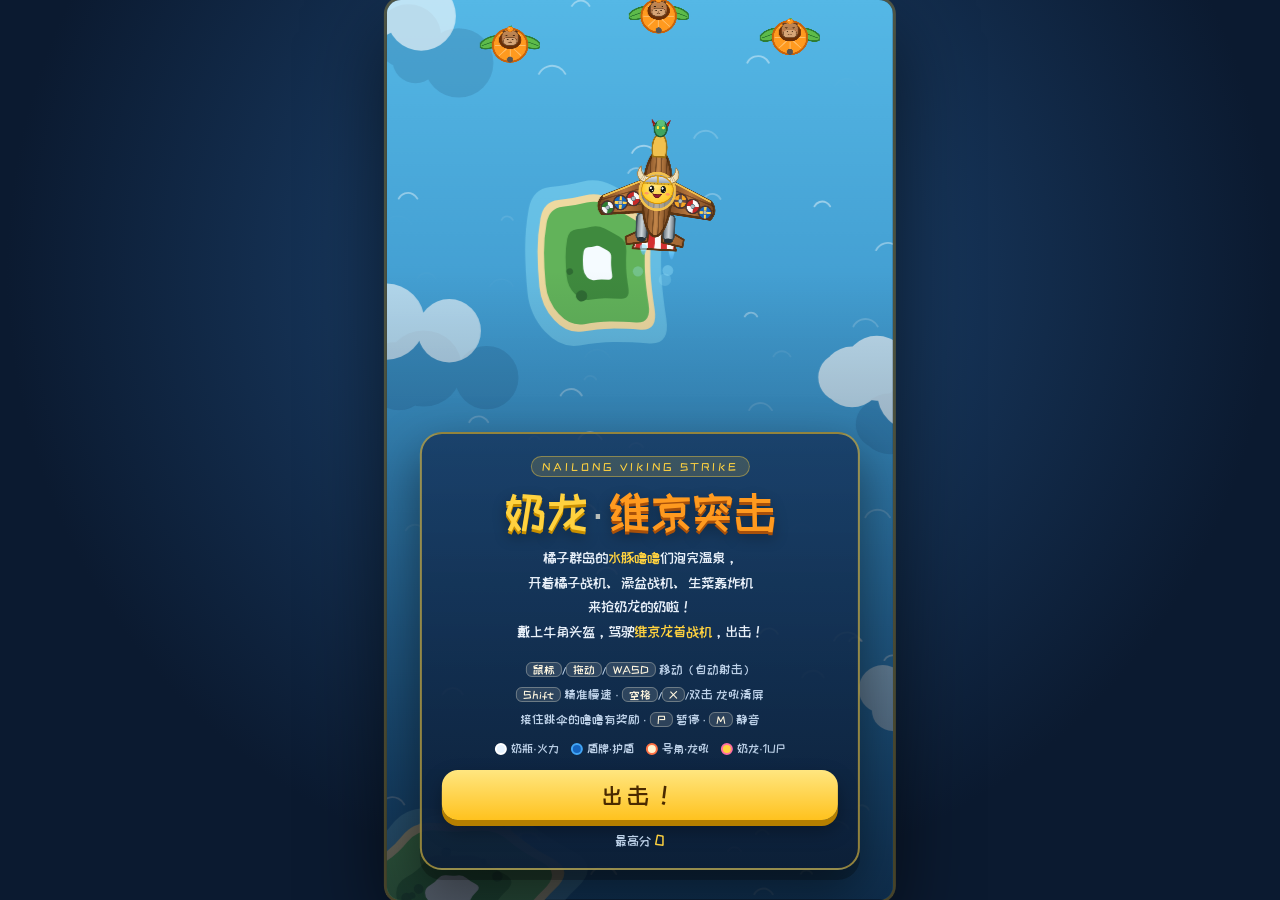
<file: nailong-viking/index.html>
<!doctype html>
<html lang="zh-CN">
<head>
<meta charset="utf-8">
<meta name="viewport" content="width=device-width,initial-scale=1,maximum-scale=1,user-scalable=no,viewport-fit=cover">
<meta name="theme-color" content="#0f2440">
<title>奶龙维京突击</title>
<link rel="preconnect" href="https://fonts.googleapis.com">
<link rel="preconnect" href="https://fonts.gstatic.com" crossorigin>
<link href="https://fonts.googleapis.com/css2?family=ZCOOL+KuaiLe&display=swap" rel="stylesheet">
<link rel="stylesheet" href="style.css">
</head>
<body>
<div id="wrap">
  <canvas id="game"></canvas>

  <div id="hudBtns">
    <button id="pauseBtn" class="round" title="暂停 (P)">❚❚</button>
    <button id="muteBtn" class="round" title="声音 (M)">♪</button>
  </div>
  <button id="bombBtn" title="龙吼 (空格 / X / 双击)"><span>龙吼</span></button>

  <section id="title" class="overlay show">
    <div class="card">
      <div class="badge">NAILONG VIKING STRIKE</div>
      <h1><span class="y">奶龙</span><span class="dot">·</span><span class="o">维京突击</span></h1>
      <p class="story">
        橘子群岛的<b>水豚噜噜</b>们泡完温泉，<br>
        开着橘子战机、澡盆战机、生菜轰炸机<br>
        来抢奶龙的奶啦！<br>
        戴上牛角头盔，驾驶<b>维京龙首战机</b>，出击！
      </p>
      <ul class="keys">
        <li><kbd>鼠标</kbd>/<kbd>拖动</kbd>/<kbd>WASD</kbd> 移动（自动射击）</li>
        <li><kbd>Shift</kbd> 精准慢速 · <kbd>空格</kbd>/<kbd>X</kbd>/双击 龙吼清屏</li>
        <li>接住跳伞的噜噜有奖励 · <kbd>P</kbd> 暂停 · <kbd>M</kbd> 静音</li>
      </ul>
      <div class="legend">
        <span><i class="pk p"></i>奶瓶·火力</span>
        <span><i class="pk s"></i>盾牌·护盾</span>
        <span><i class="pk b"></i>号角·龙吼</span>
        <span><i class="pk l"></i>奶龙·1UP</span>
      </div>
      <button class="big" id="startBtn">出击！</button>
      <div class="hi">最高分 <b id="hiTitle">0</b></div>
    </div>
  </section>

  <section id="over" class="overlay">
    <div class="card">
      <h2 id="overTitle">奶龙坠机了…</h2>
      <div class="stats">
        <div><small>得分</small><b id="oScore">0</b></div>
        <div><small>最高分</small><b id="oHi">0</b></div>
        <div><small>击落噜噜</small><b id="oKills">0</b></div>
        <div><small>接住噜噜</small><b id="oSaved">0</b></div>
        <div><small>到达关卡</small><b id="oStage">1</b></div>
        <div><small>最高连击</small><b id="oCombo">0</b></div>
      </div>
      <p class="quip" id="oQuip"></p>
      <button class="big" id="againBtn">再来一局</button>
    </div>
  </section>

  <section id="pause" class="overlay">
    <div class="card small">
      <h2>暂停中</h2>
      <p class="quip">噜噜们也趁机泡个澡～</p>
      <button class="big" id="resumeBtn">继续</button>
      <button class="ghost" id="quitBtn">回到标题</button>
    </div>
  </section>
</div>

<script src="sprites.js"></script>
<script src="audio.js"></script>
<script src="game.js"></script>
</body>
</html>
</file>
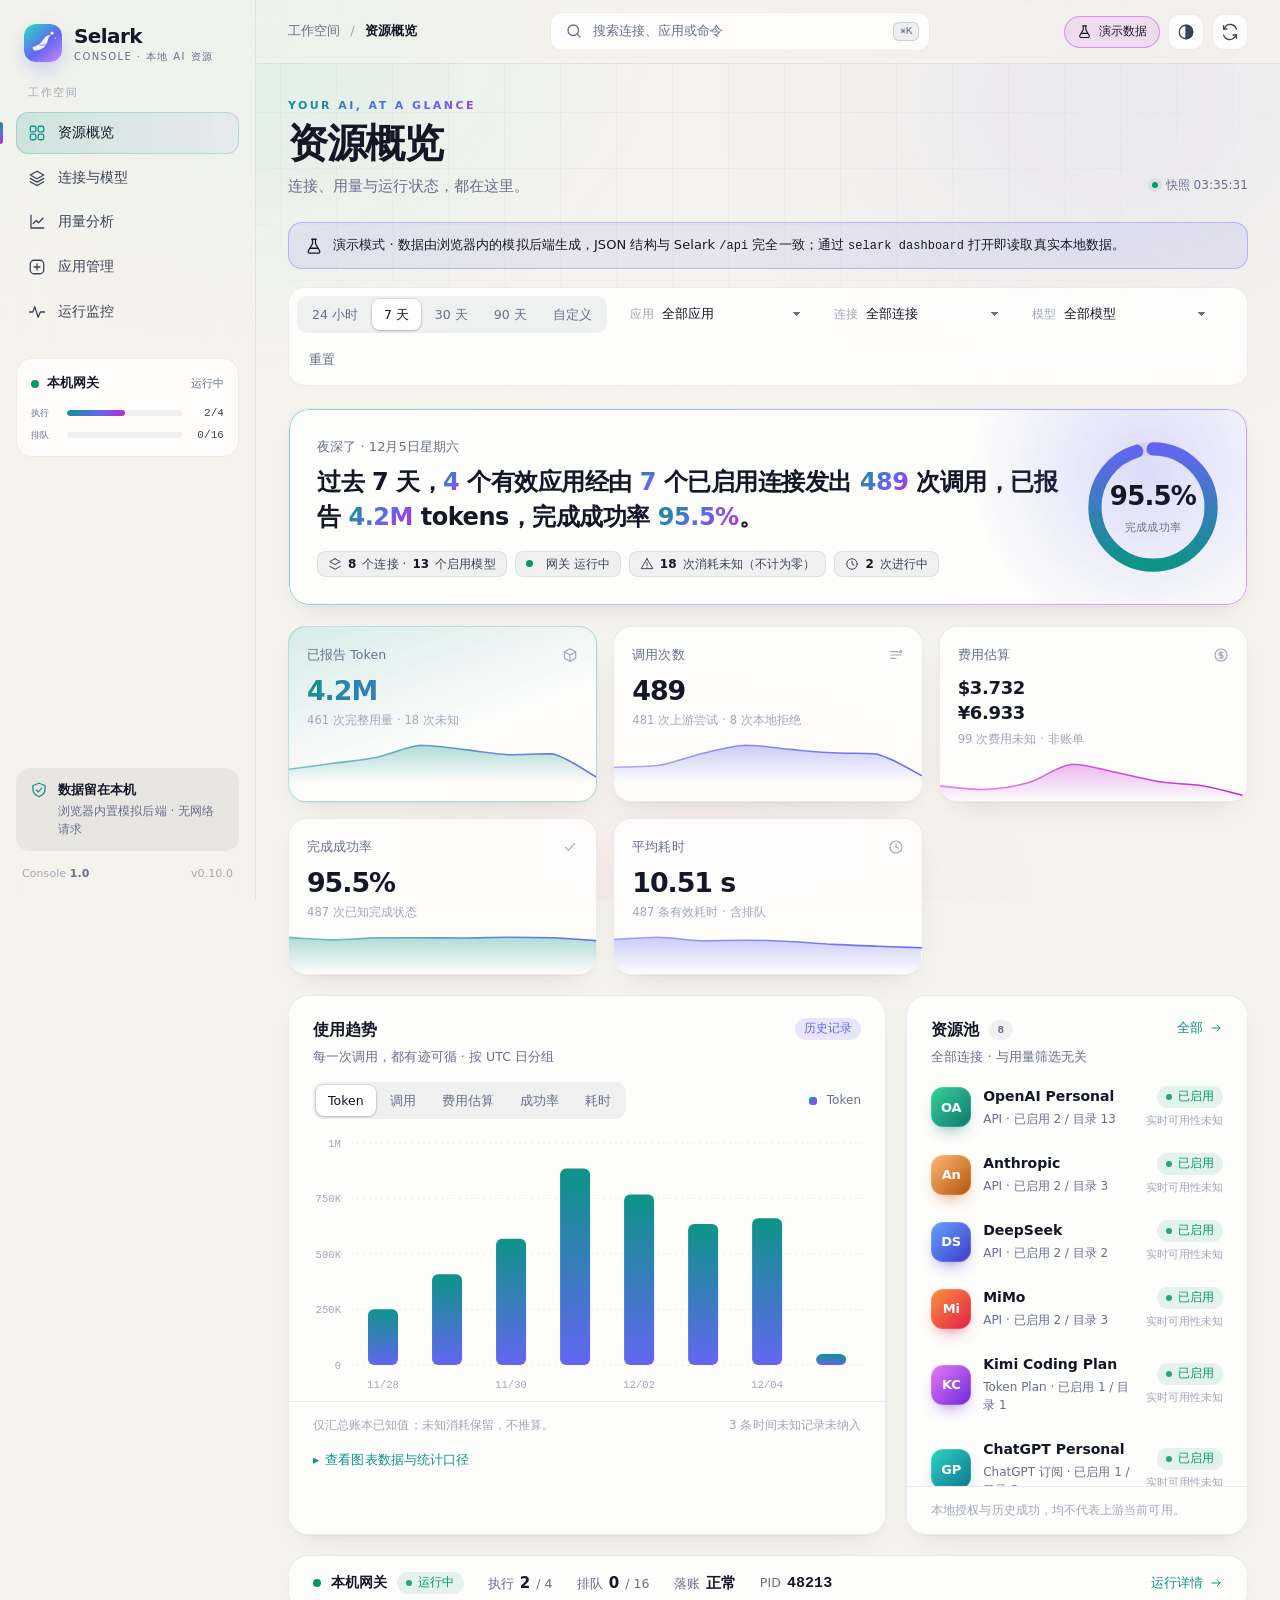
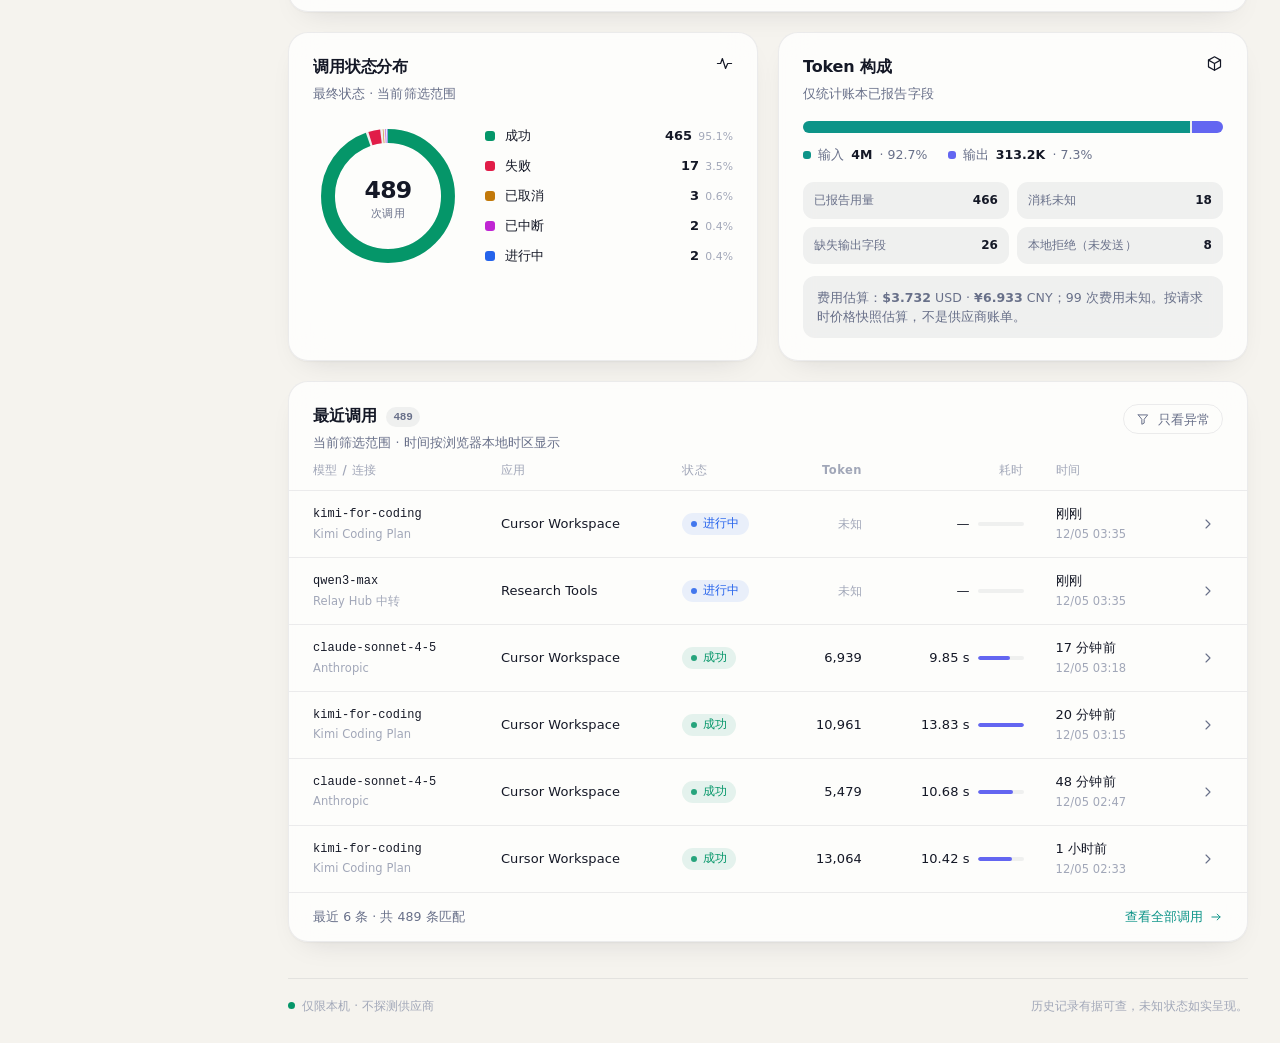
<file: selark-console/index.html>
<!doctype html>
<html lang="zh-CN">
<head>
  <meta charset="utf-8">
  <meta name="viewport" content="width=device-width, initial-scale=1, viewport-fit=cover">
  <meta name="color-scheme" content="dark light">
  <meta name="description" content="Selark Console · 本地 AI 资源控制台">
  <title>Selark Console</title>
  <link rel="icon" href="assets/mark.svg" type="image/svg+xml">
  <link rel="stylesheet" href="assets/style.css">
  <script src="assets/app.js" defer></script>
</head>
<body>
  <div class="backdrop" aria-hidden="true"><span class="aurora a1"></span><span class="aurora a2"></span><span class="aurora a3"></span><span class="grid"></span></div>
  <a class="skip-link" href="#main">跳至主内容</a>

  <aside class="sidebar" aria-label="侧边栏">
    <a class="brand" href="./" aria-label="Selark Console 首页">
      <img src="assets/mark.svg" width="38" height="38" alt="">
      <span class="brand-text"><b>Selark</b><small>CONSOLE · 本地 AI 资源</small></span>
    </a>

    <nav class="nav" aria-label="主导航">
      <p class="nav-label">工作空间</p>
      <button class="nav-item active" data-view="overview" aria-current="page"><span data-icon="overview"></span><span>资源概览</span><kbd>1</kbd></button>
      <button class="nav-item" data-view="resources"><span data-icon="resources"></span><span>连接与模型</span><kbd>2</kbd></button>
      <button class="nav-item" data-view="usage"><span data-icon="chart"></span><span>用量分析</span><kbd>3</kbd></button>
      <button class="nav-item" data-view="applications"><span data-icon="apps"></span><span>应用管理</span><kbd>4</kbd></button>
      <button class="nav-item" data-view="monitor"><span data-icon="pulse"></span><span>运行监控</span><kbd>5</kbd></button>
    </nav>

    <div class="sidebar-gateway" id="sidebar-gateway">
      <div class="gw-head"><span class="pulse-dot" id="gw-dot"></span><span>本机网关</span><span class="gw-state" id="gw-state">—</span></div>
      <div class="gw-bars"><div><small>执行</small><span class="gw-bar"><i id="gw-active"></i></span><b id="gw-active-n">—</b></div><div><small>排队</small><span class="gw-bar queued"><i id="gw-queued"></i></span><b id="gw-queued-n">—</b></div></div>
    </div>

    <div class="sidebar-bottom">
      <div class="local-card"><span data-icon="shield"></span><div><strong>数据留在本机</strong><p id="access-mode">127.0.0.1 · 独立管理会话</p></div></div>
      <div class="sidebar-footer"><span>Console <b>1.0</b></span><span id="version">Selark</span></div>
    </div>
  </aside>

  <div class="shell">
    <header class="topbar">
      <div class="crumbs"><span class="crumb-root">工作空间</span><span class="crumb-sep">/</span><strong id="breadcrumb">资源概览</strong></div>
      <button class="search-trigger" id="open-palette" aria-label="打开命令面板"><span data-icon="search"></span><span>搜索连接、应用或命令</span><kbd>⌘K</kbd></button>
      <div class="topbar-right">
        <span class="mode-pill" id="mode-pill"><span id="mode-icon" data-icon="lock"></span><span id="dashboard-mode">本机管理</span></span>
        <button class="icon-button" id="theme" aria-label="切换主题" title="切换主题"><span data-icon="sun" id="theme-icon"></span></button>
        <button class="icon-button" id="refresh" aria-label="刷新数据" title="刷新 (R)"><span data-icon="refresh"></span></button>
      </div>
    </header>

    <main id="main" tabindex="-1">
      <div class="page-heading">
        <div>
          <p class="eyebrow" id="eyebrow">YOUR AI, AT A GLANCE</p>
          <h1 id="page-title">资源概览</h1>
          <p class="page-description" id="page-description">连接、用量与运行状态，都在这里。</p>
        </div>
        <div class="freshness"><span class="fresh-dot" id="fresh-dot"></span><span id="freshness" role="status">等待本地数据</span></div>
      </div>

      <div id="notice" class="notice" role="status" hidden></div>

      <section id="filters" class="filterbar" aria-label="用量与调用记录筛选" hidden>
        <div class="period-switch" role="group" aria-label="时间范围">
          <button data-period="24h">24 小时</button><button data-period="7d" class="active">7 天</button><button data-period="30d">30 天</button><button data-period="90d">90 天</button><button data-period="custom">自定义</button>
        </div>
        <label class="select"><span>应用</span><select id="caller_id" aria-label="筛选应用"><option value="">全部应用</option></select></label>
        <label class="select"><span>连接</span><select id="connection_id" aria-label="筛选连接"><option value="">全部连接</option></select></label>
        <label class="select"><span>模型</span><select id="model" aria-label="筛选模型"><option value="">全部模型</option></select></label>
        <button id="reset-filters" class="ghost-button">重置</button>
        <div id="custom-range" class="custom-range" hidden>
          <label>开始 <input type="datetime-local" id="since" aria-label="开始时间"></label>
          <label>结束 <input type="datetime-local" id="until" aria-label="结束时间"></label>
          <button id="apply-range" class="primary-button">应用</button>
          <small>浏览器本地时区输入；结束时间不包含在内，最长 366 天。</small>
        </div>
      </section>

      <div id="content" aria-live="polite">
        <div class="loading"><span class="loader"><i></i><i></i><i></i></span><h2>正在读取本地工作空间</h2><p>从真实记录整理资源与用量。</p></div>
      </div>

      <footer class="main-footer"><span><span class="dot ok"></span>仅限本机 · 不探测供应商</span><span>历史记录有据可查，未知状态如实呈现。</span></footer>
    </main>
  </div>

  <nav class="tabbar" aria-label="移动端导航">
    <button data-view="overview" class="active"><span data-icon="overview"></span><small>概览</small></button>
    <button data-view="resources"><span data-icon="resources"></span><small>连接</small></button>
    <button data-view="usage"><span data-icon="chart"></span><small>用量</small></button>
    <button data-view="applications"><span data-icon="apps"></span><small>应用</small></button>
    <button data-view="monitor"><span data-icon="pulse"></span><small>监控</small></button>
  </nav>

  <dialog id="drawer" class="drawer" aria-labelledby="drawer-title">
    <div class="drawer-head"><span class="eyebrow" id="drawer-kicker">DETAILS</span><button id="close-drawer" class="icon-button" aria-label="关闭详情"><span data-icon="close"></span></button></div>
    <div id="drawer-content"></div>
  </dialog>

  <dialog id="palette" class="palette" aria-label="命令面板">
    <div class="palette-input"><span data-icon="search"></span><input id="palette-input" type="text" placeholder="跳转页面、查找连接或应用…" autocomplete="off" spellcheck="false"><kbd>Esc</kbd></div>
    <div id="palette-list" class="palette-list" role="listbox"></div>
  </dialog>

  <div id="tooltip" class="tooltip" role="tooltip" hidden></div>
  <div id="toasts" class="toasts" aria-live="polite"></div>
</body>
</html>
</file>
<file: nailong-viking/style.css>
:root {
  --yellow: #FFD23F;
  --yellow-d: #C98F00;
  --orange: #FF9A1F;
  --navy: #0f2440;
  --navy-2: #173a63;
  --cream: #FFF7E0;
  --font: "ZCOOL KuaiLe", "PingFang SC", "Hiragino Sans GB", "Microsoft YaHei", sans-serif;
}
* { box-sizing: border-box; -webkit-tap-highlight-color: transparent; }
html, body {
  margin: 0; height: 100%; overflow: hidden;
  background: radial-gradient(ellipse at 50% 30%, #1f4a7a 0%, #0b1a30 70%);
  color: var(--cream); font-family: var(--font);
  touch-action: none; user-select: none; -webkit-user-select: none;
}
#wrap {
  position: absolute; left: 50%; top: 50%; transform: translate(-50%, -50%);
  width: min(100vw, calc(100dvh * 9 / 16));
  height: min(100dvh, calc(100vw * 16 / 9));
  overflow: hidden; border-radius: 14px;
  box-shadow: 0 0 0 3px rgba(255, 210, 63, 0.25), 0 30px 80px rgba(0, 0, 0, 0.6);
  background: var(--navy);
}
@media (max-width: 600px) { #wrap { border-radius: 0; box-shadow: none; } }
canvas { display: block; width: 100%; height: 100%; cursor: crosshair; }

/* ---------- 按钮 ---------- */
button { font-family: var(--font); cursor: pointer; border: 0; }
.round {
  width: 40px; height: 40px; border-radius: 50%;
  background: rgba(15, 36, 64, 0.55); color: var(--cream); font-size: 16px;
  border: 2px solid rgba(255, 247, 224, 0.4); backdrop-filter: blur(4px);
}
.round.off { opacity: 0.45; text-decoration: line-through; }
#hudBtns {
  position: absolute; right: 10px; top: 64px; display: none; flex-direction: column; gap: 8px;
}
#bombBtn {
  position: absolute; right: 14px; bottom: 18px; width: 74px; height: 74px; border-radius: 50%;
  display: none; color: #5a1a00; font-size: 17px; letter-spacing: 1px;
  background: radial-gradient(circle at 35% 30%, #FFE98A, #FF9A1F 70%, #D9620A);
  box-shadow: 0 5px 0 #8a3c00, 0 8px 18px rgba(0, 0, 0, 0.4);
  opacity: 0.85;
}
#bombBtn:active { transform: translateY(3px); box-shadow: 0 2px 0 #8a3c00; }
#bombBtn.empty { filter: grayscale(1); opacity: 0.4; }
body.playing #hudBtns { display: flex; }
@media (pointer: coarse) { body.playing #bombBtn { display: block; } }

/* ---------- 遮罩页面 ---------- */
.overlay {
  position: absolute; inset: 0; display: flex; align-items: center; justify-content: center;
  padding: 16px; opacity: 0; pointer-events: none; transition: opacity .35s ease;
  background: radial-gradient(ellipse at 50% 40%, rgba(15, 36, 64, 0.25), rgba(8, 18, 34, 0.72));
}
.overlay.show { opacity: 1; pointer-events: auto; }
.card {
  width: 100%; max-width: 440px; text-align: center; padding: 22px 20px 20px;
  border-radius: 22px;
  background: linear-gradient(180deg, rgba(23, 58, 99, 0.88), rgba(12, 30, 54, 0.92));
  border: 2px solid rgba(255, 210, 63, 0.55);
  box-shadow: 0 10px 0 rgba(0, 0, 0, 0.25), 0 20px 50px rgba(0, 0, 0, 0.45);
  transform: translateY(8px) scale(.98); transition: transform .35s cubic-bezier(.2, 1.4, .4, 1);
}
.overlay.show .card { transform: none; }
.card.small { max-width: 320px; }
#title { align-items: flex-end; padding-bottom: 6%; background: linear-gradient(180deg, rgba(8,18,34,0) 30%, rgba(8,18,34,0.7) 100%); }
.badge {
  display: inline-block; font-size: 11px; letter-spacing: 3px; padding: 4px 10px; border-radius: 99px;
  background: rgba(255, 210, 63, 0.15); color: var(--yellow); border: 1px solid rgba(255, 210, 63, 0.4);
}
h1 { margin: 10px 0 8px; font-size: clamp(30px, 9vmin, 46px); font-weight: normal; line-height: 1.1; }
h1 .y { color: var(--yellow); text-shadow: 0 3px 0 var(--yellow-d), 0 6px 14px rgba(0,0,0,.4); }
h1 .dot { color: var(--cream); margin: 0 4px; opacity: .7; }
h1 .o { color: var(--orange); text-shadow: 0 3px 0 #A8500A, 0 6px 14px rgba(0,0,0,.4); }
h2 { margin: 4px 0 14px; font-weight: normal; font-size: 30px; color: var(--yellow); text-shadow: 0 3px 0 var(--yellow-d); }
.story { margin: 6px 0 12px; font-size: 14.5px; line-height: 1.7; color: #E9F1FA; }
.story b { color: var(--yellow); font-weight: normal; }
.keys { list-style: none; padding: 0; margin: 0 0 10px; font-size: 12.5px; line-height: 2; color: #BFD3EA; }
kbd {
  font-family: var(--font); font-size: 11.5px; padding: 1px 6px; border-radius: 6px;
  background: rgba(255, 247, 224, 0.12); border: 1px solid rgba(255, 247, 224, 0.3); color: var(--cream);
}
.legend { display: flex; flex-wrap: wrap; justify-content: center; gap: 6px 12px; font-size: 12px; color: #BFD3EA; margin-bottom: 14px; }
.legend span { display: inline-flex; align-items: center; gap: 4px; }
.pk { width: 12px; height: 12px; border-radius: 50%; display: inline-block; border: 2px solid; }
.pk.p { border-color: #fff; background: #e8f4ff; }
.pk.s { border-color: #42A5F5; background: #1565C0; }
.pk.b { border-color: #FF7043; background: #FFF3D1; }
.pk.l { border-color: #FF6FA0; background: var(--yellow); }
.big {
  display: block; width: 100%; padding: 13px 0; border-radius: 16px; font-size: 24px; letter-spacing: 4px;
  color: #4a2a00; background: linear-gradient(180deg, #FFE680, #FFC21E);
  box-shadow: 0 6px 0 #B57F00, 0 10px 20px rgba(0, 0, 0, 0.35);
  transition: transform .08s;
}
.big:hover { filter: brightness(1.05); }
.big:active { transform: translateY(4px); box-shadow: 0 2px 0 #B57F00; }
.ghost {
  margin-top: 12px; background: none; color: #BFD3EA; font-size: 15px; text-decoration: underline;
}
.hi { margin-top: 12px; font-size: 13px; color: #BFD3EA; }
.hi b { color: var(--yellow); font-weight: normal; font-size: 16px; }
.stats { display: grid; grid-template-columns: repeat(3, 1fr); gap: 8px; margin-bottom: 12px; }
.stats div { background: rgba(255, 255, 255, 0.07); border-radius: 12px; padding: 8px 4px; }
.stats small { display: block; font-size: 11.5px; color: #9FB8D6; }
.stats b { font-weight: normal; font-size: 20px; color: var(--yellow); font-variant-numeric: tabular-nums; }
.quip { color: #E9F1FA; font-size: 14px; margin: 4px 0 16px; min-height: 1em; }
@media (max-height: 640px) {
  .story { font-size: 13px; line-height: 1.5; }
  .keys { line-height: 1.7; }
  h1 { margin: 6px 0 4px; }
}
</file>
<file: selark-console/assets/style.css>
/* Selark Console — aurora night / warm paper. No external fonts, images or CDN (CSP friendly). */

:root {
  --font: "Inter var", "Inter", ui-sans-serif, system-ui, -apple-system, "Segoe UI", "PingFang SC", "Hiragino Sans GB", "Microsoft YaHei", "Noto Sans CJK SC", sans-serif;
  --mono: "JetBrains Mono", "SF Mono", "Cascadia Code", ui-monospace, Menlo, Consolas, monospace;
  --radius: 20px;
  --radius-sm: 12px;
  --sidebar: 256px;
  --ease: cubic-bezier(.2, .8, .2, 1);

  --bg: #06080e;
  --bg-elev: #0b0f19;
  --panel: rgba(17, 22, 36, .62);
  --panel-solid: #0f1422;
  --panel-hover: rgba(26, 33, 52, .72);
  --line: rgba(148, 163, 214, .11);
  --line-strong: rgba(148, 163, 214, .2);
  --text: #e9edf7;
  --text-2: #b7bfd2;
  --muted: #8089a0;
  --faint: #525b72;
  --accent: #5eead4;
  --accent-2: #818cf8;
  --accent-3: #e879f9;
  --accent-ink: #042f2a;
  --ok: #34d399;
  --warn: #fbbf24;
  --bad: #fb7185;
  --info: #60a5fa;
  --ok-bg: rgba(52, 211, 153, .12);
  --warn-bg: rgba(251, 191, 36, .12);
  --bad-bg: rgba(251, 113, 133, .12);
  --info-bg: rgba(96, 165, 250, .12);
  --neutral-bg: rgba(148, 163, 214, .1);
  --shadow: 0 1px 0 rgba(255, 255, 255, .04) inset, 0 20px 50px -24px rgba(0, 0, 0, .7);
  --shadow-pop: 0 30px 80px -20px rgba(0, 0, 0, .75), 0 0 0 1px var(--line-strong);
  --grad: linear-gradient(135deg, #5eead4 0%, #818cf8 55%, #e879f9 100%);
  --aurora-1: rgba(45, 212, 191, .2);
  --aurora-2: rgba(99, 102, 241, .22);
  --aurora-3: rgba(217, 70, 239, .12);
  --grid-line: rgba(148, 163, 214, .045);
  --chart-grid: rgba(148, 163, 214, .1);
  color-scheme: dark;
}

:root[data-theme="light"] {
  --bg: #f5f3ee;
  --bg-elev: #fbfaf7;
  --panel: rgba(255, 255, 255, .78);
  --panel-solid: #ffffff;
  --panel-hover: rgba(255, 255, 255, .95);
  --line: rgba(30, 35, 60, .08);
  --line-strong: rgba(30, 35, 60, .15);
  --text: #141826;
  --text-2: #3a4256;
  --muted: #687089;
  --faint: #a1a7b8;
  --accent: #0d9488;
  --accent-2: #6366f1;
  --accent-3: #c026d3;
  --accent-ink: #ffffff;
  --ok: #059669;
  --warn: #c2790a;
  --bad: #e11d48;
  --info: #2563eb;
  --ok-bg: rgba(5, 150, 105, .1);
  --warn-bg: rgba(217, 119, 6, .11);
  --bad-bg: rgba(225, 29, 72, .09);
  --info-bg: rgba(37, 99, 235, .09);
  --neutral-bg: rgba(30, 35, 60, .06);
  --shadow: 0 1px 2px rgba(20, 24, 38, .04), 0 12px 32px -18px rgba(20, 24, 38, .18);
  --shadow-pop: 0 30px 80px -24px rgba(20, 24, 38, .35), 0 0 0 1px var(--line-strong);
  --grad: linear-gradient(135deg, #0d9488 0%, #6366f1 55%, #c026d3 100%);
  --aurora-1: rgba(45, 212, 191, .16);
  --aurora-2: rgba(129, 140, 248, .14);
  --aurora-3: rgba(244, 114, 182, .1);
  --grid-line: rgba(30, 35, 60, .035);
  --chart-grid: rgba(30, 35, 60, .08);
  color-scheme: light;
}

*, *::before, *::after { box-sizing: border-box; }
html { -webkit-text-size-adjust: 100%; scroll-behavior: smooth; }
body {
  margin: 0; min-height: 100vh; background: var(--bg); color: var(--text);
  font: 14px/1.55 var(--font); letter-spacing: .005em;
  -webkit-font-smoothing: antialiased; -moz-osx-font-smoothing: grayscale;
  font-feature-settings: "cv11", "ss01";
  transition: background-color .4s var(--ease), color .4s var(--ease);
}
button, input, select { font: inherit; color: inherit; }
button { cursor: pointer; background: none; border: 0; padding: 0; }
button:disabled { cursor: not-allowed; opacity: .5; }
:focus-visible { outline: 2px solid var(--accent); outline-offset: 2px; border-radius: 8px; }
::selection { background: color-mix(in srgb, var(--accent-2) 35%, transparent); }
svg { display: block; }
kbd { font: 500 11px/1 var(--mono); padding: 3px 6px; border-radius: 6px; border: 1px solid var(--line-strong); color: var(--muted); background: var(--neutral-bg); }
code, .mono { font-family: var(--mono); font-size: .92em; }
[hidden] { display: none !important; }
.sr-only { position: absolute; width: 1px; height: 1px; overflow: hidden; clip: rect(0 0 0 0); white-space: nowrap; }
.skip-link { position: absolute; left: 16px; top: -60px; z-index: 100; padding: 8px 14px; border-radius: 10px; background: var(--panel-solid); }
.skip-link:focus { top: 16px; }

/* ---------- Backdrop ---------- */
.backdrop { position: fixed; inset: 0; z-index: -1; overflow: hidden; pointer-events: none; }
.aurora { position: absolute; border-radius: 50%; filter: blur(90px); opacity: .9; animation: drift 28s ease-in-out infinite alternate; }
.a1 { width: 60vw; height: 55vh; left: -12vw; top: -22vh; background: radial-gradient(closest-side, var(--aurora-1), transparent); }
.a2 { width: 55vw; height: 60vh; right: -14vw; top: -18vh; background: radial-gradient(closest-side, var(--aurora-2), transparent); animation-delay: -9s; }
.a3 { width: 50vw; height: 50vh; left: 30vw; bottom: -30vh; background: radial-gradient(closest-side, var(--aurora-3), transparent); animation-delay: -17s; }
.grid { position: absolute; inset: 0; background-image: linear-gradient(var(--grid-line) 1px, transparent 1px), linear-gradient(90deg, var(--grid-line) 1px, transparent 1px); background-size: 56px 56px; mask-image: radial-gradient(ellipse 80% 60% at 50% 0%, #000 30%, transparent 75%); -webkit-mask-image: radial-gradient(ellipse 80% 60% at 50% 0%, #000 30%, transparent 75%); }
@keyframes drift { 0% { transform: translate3d(0, 0, 0) scale(1); } 50% { transform: translate3d(4vw, 3vh, 0) scale(1.08); } 100% { transform: translate3d(-3vw, 5vh, 0) scale(.96); } }

/* ---------- Sidebar ---------- */
.sidebar {
  position: fixed; inset: 0 auto 0 0; width: var(--sidebar); z-index: 20;
  display: flex; flex-direction: column; gap: 22px; padding: 24px 16px 18px;
  border-right: 1px solid var(--line);
  background: color-mix(in srgb, var(--bg) 70%, transparent);
  backdrop-filter: blur(22px) saturate(140%); -webkit-backdrop-filter: blur(22px) saturate(140%);
}
.brand { display: flex; align-items: center; gap: 12px; padding: 0 8px; color: inherit; text-decoration: none; }
.brand img { border-radius: 12px; box-shadow: 0 8px 24px -8px rgba(99, 102, 241, .7); }
.brand-text { display: flex; flex-direction: column; line-height: 1.1; }
.brand-text b { font-size: 20px; font-weight: 700; letter-spacing: -.03em; }
.brand-text small { margin-top: 4px; font-size: 10px; letter-spacing: .14em; color: var(--muted); }
.nav { display: flex; flex-direction: column; gap: 3px; }
.nav-label { margin: 0 12px 8px; font-size: 11px; letter-spacing: .14em; color: var(--faint); text-transform: uppercase; }
.nav-item {
  position: relative; display: flex; align-items: center; gap: 12px; padding: 10px 12px; border-radius: 12px;
  color: var(--text-2); font-weight: 500; text-align: left; transition: background .2s, color .2s;
}
.nav-item span:nth-child(2) { flex: 1; }
.nav-item kbd { opacity: 0; transition: opacity .2s; }
.nav-item:hover { background: var(--neutral-bg); color: var(--text); }
.nav-item:hover kbd { opacity: 1; }
.nav-item.active { color: var(--text); background: linear-gradient(90deg, color-mix(in srgb, var(--accent) 16%, transparent), color-mix(in srgb, var(--accent-2) 6%, transparent)); box-shadow: inset 0 0 0 1px color-mix(in srgb, var(--accent) 22%, transparent); }
.nav-item.active::before { content: ""; position: absolute; left: -16px; top: 10px; bottom: 10px; width: 3px; border-radius: 0 3px 3px 0; background: var(--grad); }
.nav-item.active [data-icon] { color: var(--accent); }

.sidebar-gateway { margin-top: 4px; padding: 14px; border-radius: 16px; border: 1px solid var(--line); background: var(--panel); }
.gw-head { display: flex; align-items: center; gap: 8px; font-size: 13px; font-weight: 600; }
.gw-state { margin-left: auto; font-size: 11px; font-weight: 500; color: var(--muted); }
.gw-bars { display: grid; gap: 8px; margin-top: 12px; }
.gw-bars > div { display: grid; grid-template-columns: 28px 1fr 34px; align-items: center; gap: 8px; font-size: 11px; color: var(--muted); }
.gw-bars b { text-align: right; font: 500 11px var(--mono); color: var(--text-2); }
.gw-bar { height: 6px; border-radius: 6px; background: var(--neutral-bg); overflow: hidden; }
.gw-bar i { display: block; height: 100%; width: var(--w, 0%); border-radius: inherit; background: var(--grad); transition: width .8s var(--ease); }
.gw-bar.queued i { background: linear-gradient(90deg, var(--warn), var(--accent-3)); }
.pulse-dot { position: relative; width: 8px; height: 8px; border-radius: 50%; background: var(--faint); }
.pulse-dot.on { background: var(--ok); }
.pulse-dot.on::after { content: ""; position: absolute; inset: -4px; border-radius: 50%; border: 2px solid var(--ok); opacity: 0; animation: ping 2s var(--ease) infinite; }
.pulse-dot.bad { background: var(--bad); }
@keyframes ping { 0% { transform: scale(.5); opacity: .8; } 100% { transform: scale(1.8); opacity: 0; } }

.sidebar-bottom { margin-top: auto; display: grid; gap: 14px; }
.local-card { display: flex; gap: 10px; padding: 12px 14px; border-radius: 14px; background: var(--neutral-bg); color: var(--text-2); font-size: 12px; }
.local-card [data-icon] { color: var(--accent); margin-top: 1px; }
.local-card strong { display: block; color: var(--text); font-size: 13px; }
.local-card p { margin: 2px 0 0; color: var(--muted); }
.sidebar-footer { display: flex; justify-content: space-between; padding: 0 6px; font-size: 11px; color: var(--faint); }
.sidebar-footer b { color: var(--muted); font-weight: 600; }

/* ---------- Shell / topbar ---------- */
.shell { margin-left: var(--sidebar); min-height: 100vh; display: flex; flex-direction: column; }
.topbar {
  position: sticky; top: 0; z-index: 15; display: flex; align-items: center; gap: 16px;
  height: 64px; padding: 0 32px; border-bottom: 1px solid var(--line);
  background: color-mix(in srgb, var(--bg) 62%, transparent);
  backdrop-filter: blur(18px) saturate(140%); -webkit-backdrop-filter: blur(18px) saturate(140%);
}
.crumbs { display: flex; align-items: center; gap: 10px; font-size: 13px; color: var(--muted); white-space: nowrap; }
.crumbs strong { color: var(--text); font-weight: 600; }
.crumb-sep { color: var(--faint); }
.search-trigger {
  display: flex; align-items: center; gap: 10px; flex: 0 1 380px; margin: 0 auto; padding: 8px 10px 8px 14px;
  border-radius: 12px; border: 1px solid var(--line); background: var(--panel); color: var(--muted); font-size: 13px; transition: border-color .2s, background .2s;
}
.search-trigger span:nth-child(2) { flex: 1; text-align: left; overflow: hidden; text-overflow: ellipsis; white-space: nowrap; }
.search-trigger:hover { border-color: var(--line-strong); color: var(--text-2); }
.topbar-right { display: flex; align-items: center; gap: 8px; }
.mode-pill { display: inline-flex; align-items: center; gap: 7px; height: 32px; padding: 0 12px; border-radius: 99px; border: 1px solid var(--line); color: var(--text-2); font-size: 12px; white-space: nowrap; }
.mode-pill.demo { border-color: color-mix(in srgb, var(--accent-3) 40%, transparent); background: color-mix(in srgb, var(--accent-3) 10%, transparent); color: var(--text); }
.mode-pill.manage [data-icon] { color: var(--accent); }
.icon-button { display: grid; place-items: center; width: 36px; height: 36px; border-radius: 11px; border: 1px solid var(--line); background: var(--panel); color: var(--text-2); transition: all .2s; }
.icon-button:hover { color: var(--text); border-color: var(--line-strong); }
.icon-button.spinning svg { animation: spin 1s linear infinite; }
@keyframes spin { to { transform: rotate(360deg); } }

main { flex: 1; width: 100%; max-width: 1480px; margin: 0 auto; padding: 36px 32px 28px; outline: none; }
.page-heading { display: flex; align-items: flex-end; justify-content: space-between; gap: 24px; margin-bottom: 24px; }
.eyebrow { margin: 0 0 10px; font: 600 11px/1 var(--font); letter-spacing: .22em; text-transform: uppercase; background: var(--grad); -webkit-background-clip: text; background-clip: text; color: transparent; }
h1 { margin: 0; font-size: clamp(28px, 3.2vw, 40px); line-height: 1.1; font-weight: 700; letter-spacing: -.035em; }
.page-description { margin: 10px 0 0; color: var(--muted); font-size: 15px; }
.freshness { display: flex; align-items: center; gap: 8px; color: var(--muted); font-size: 12px; white-space: nowrap; padding-bottom: 4px; }
.fresh-dot { width: 6px; height: 6px; border-radius: 50%; background: var(--faint); }
.fresh-dot.ok { background: var(--ok); box-shadow: 0 0 0 4px var(--ok-bg); }
.fresh-dot.stale { background: var(--warn); box-shadow: 0 0 0 4px var(--warn-bg); }

.notice { margin-bottom: 18px; padding: 12px 16px; border-radius: 14px; border: 1px solid color-mix(in srgb, var(--warn) 30%, transparent); background: var(--warn-bg); color: var(--text); font-size: 13px; }
.notice.demo { border-color: color-mix(in srgb, var(--accent-2) 35%, transparent); background: color-mix(in srgb, var(--accent-2) 10%, transparent); display: flex; gap: 10px; align-items: center; }
.notice.demo [data-icon] { color: var(--accent-2); }

/* ---------- Filters ---------- */
.filterbar { display: flex; flex-wrap: wrap; align-items: center; gap: 10px; margin-bottom: 22px; padding: 8px; border-radius: 16px; border: 1px solid var(--line); background: var(--panel); backdrop-filter: blur(12px); -webkit-backdrop-filter: blur(12px); }
.period-switch { display: inline-flex; padding: 3px; gap: 2px; border-radius: 11px; background: var(--neutral-bg); }
.period-switch button, .segments button { padding: 6px 12px; border-radius: 8px; font-size: 12.5px; color: var(--muted); font-weight: 500; transition: all .2s; white-space: nowrap; }
.period-switch button:hover, .segments button:hover { color: var(--text); }
.period-switch button.active, .segments button.active { background: var(--panel-solid); color: var(--text); box-shadow: 0 1px 3px rgba(0, 0, 0, .2), 0 0 0 1px var(--line); }
.select { display: inline-flex; align-items: center; gap: 8px; padding: 0 4px 0 12px; height: 36px; border-radius: 10px; border: 1px solid transparent; transition: border-color .2s; }
.select:hover { border-color: var(--line); }
.select span { font-size: 12px; color: var(--faint); }
.select select { appearance: none; -webkit-appearance: none; border: 0; background: transparent; padding: 0 22px 0 0; max-width: 170px; height: 34px; font-size: 13px; font-weight: 500; text-overflow: ellipsis; background-image: linear-gradient(45deg, transparent 50%, var(--muted) 50%), linear-gradient(135deg, var(--muted) 50%, transparent 50%); background-position: calc(100% - 9px) 15px, calc(100% - 5px) 15px; background-size: 4px 4px; background-repeat: no-repeat; cursor: pointer; }
.select select option { background: var(--panel-solid); color: var(--text); }
.ghost-button { height: 34px; padding: 0 12px; border-radius: 10px; color: var(--muted); font-size: 13px; }
.ghost-button:hover { color: var(--text); background: var(--neutral-bg); }
.primary-button { height: 34px; padding: 0 16px; border-radius: 10px; background: var(--text); color: var(--bg); font-weight: 600; font-size: 13px; }
.custom-range { display: flex; flex-wrap: wrap; align-items: center; gap: 10px; width: 100%; padding: 8px 6px 4px; border-top: 1px dashed var(--line); }
.custom-range label { display: flex; align-items: center; gap: 8px; color: var(--muted); font-size: 12px; }
.custom-range input { height: 34px; padding: 0 10px; border-radius: 10px; border: 1px solid var(--line); background: var(--neutral-bg); }
.custom-range small { color: var(--faint); }

/* ---------- Panels ---------- */
#content { display: grid; gap: 20px; }
.panel {
  position: relative; min-width: 0; border-radius: var(--radius); border: 1px solid var(--line);
  background: var(--panel); box-shadow: var(--shadow);
  backdrop-filter: blur(16px) saturate(130%); -webkit-backdrop-filter: blur(16px) saturate(130%);
  animation: rise .5s var(--ease) both;
}
#content > *:nth-child(2) { animation-delay: .04s; } #content > *:nth-child(3) { animation-delay: .08s; } #content > *:nth-child(4) { animation-delay: .12s; } #content > *:nth-child(5) { animation-delay: .16s; }
@keyframes rise { from { opacity: 0; transform: translateY(10px); } to { opacity: 1; transform: none; } }
.panel-header { display: flex; align-items: flex-start; justify-content: space-between; gap: 16px; padding: 22px 24px 0; }
.panel-header h2 { margin: 0; font-size: 16px; font-weight: 650; letter-spacing: -.01em; display: flex; align-items: center; gap: 10px; }
.panel-sub { margin: 4px 0 0; color: var(--muted); font-size: 12.5px; }
.panel-body { padding: 18px 24px 22px; }
.panel-foot { display: flex; flex-wrap: wrap; justify-content: space-between; gap: 8px 16px; padding: 14px 24px; border-top: 1px solid var(--line); color: var(--faint); font-size: 12px; }
.count { display: inline-grid; place-items: center; min-width: 24px; height: 20px; padding: 0 7px; border-radius: 99px; background: var(--neutral-bg); color: var(--muted); font: 600 11px var(--mono); }
.link-button { display: inline-flex; align-items: center; gap: 6px; color: var(--accent); font-size: 13px; font-weight: 500; white-space: nowrap; }
.link-button:hover { gap: 9px; }
.link-button svg { transition: transform .2s; }
.grid-2 { display: grid; grid-template-columns: minmax(0, 1.75fr) minmax(320px, 1fr); gap: 20px; }
.grid-2.even { grid-template-columns: 1fr 1fr; }
.grid-3 { display: grid; grid-template-columns: repeat(3, minmax(0, 1fr)); gap: 20px; }

/* ---------- Hero ---------- */
.hero { overflow: hidden; padding: 28px; display: grid; grid-template-columns: minmax(0, 1fr) auto; gap: 24px; align-items: center; }
.hero::before { content: ""; position: absolute; inset: 0; border-radius: inherit; padding: 1px; background: var(--grad); opacity: .45; -webkit-mask: linear-gradient(#000 0 0) content-box, linear-gradient(#000 0 0); -webkit-mask-composite: xor; mask-composite: exclude; pointer-events: none; }
.hero::after { content: ""; position: absolute; right: -80px; top: -120px; width: 360px; height: 360px; border-radius: 50%; background: radial-gradient(closest-side, color-mix(in srgb, var(--accent-2) 22%, transparent), transparent); pointer-events: none; }
.hero-greet { margin: 0; color: var(--muted); font-size: 13px; }
.hero-line { margin: 8px 0 0; font-size: clamp(18px, 2vw, 24px); line-height: 1.45; font-weight: 600; letter-spacing: -.02em; max-width: 760px; }
.hero-line em { font-style: normal; background: var(--grad); -webkit-background-clip: text; background-clip: text; color: transparent; }
.hero-tags { display: flex; flex-wrap: wrap; gap: 8px; margin-top: 16px; }
.hero-ring { position: relative; z-index: 1; display: grid; place-items: center; }
.hero-ring .ring-label { position: absolute; text-align: center; }
.hero-ring .ring-label b { display: block; font-size: 26px; letter-spacing: -.03em; font-variant-numeric: tabular-nums; }
.hero-ring .ring-label small { color: var(--muted); font-size: 11px; }

/* ---------- KPI ---------- */
.kpis { display: grid; grid-template-columns: repeat(5, minmax(0, 1fr)); gap: 16px; }
.kpi { position: relative; overflow: hidden; padding: 18px 18px 14px; border-radius: 18px; border: 1px solid var(--line); background: var(--panel); box-shadow: var(--shadow); backdrop-filter: blur(16px); -webkit-backdrop-filter: blur(16px); animation: rise .5s var(--ease) both; transition: transform .25s var(--ease), border-color .25s; }
.kpi:hover { transform: translateY(-2px); border-color: var(--line-strong); }
.kpi:nth-child(2) { animation-delay: .03s; } .kpi:nth-child(3) { animation-delay: .06s; } .kpi:nth-child(4) { animation-delay: .09s; } .kpi:nth-child(5) { animation-delay: .12s; }
.kpi-label { display: flex; align-items: center; justify-content: space-between; color: var(--muted); font-size: 12.5px; }
.kpi-label [data-icon], .kpi-label svg { color: var(--faint); }
.kpi-value { margin-top: 12px; font-size: clamp(22px, 2.1vw, 30px); font-weight: 700; letter-spacing: -.04em; line-height: 1.1; font-variant-numeric: tabular-nums; white-space: nowrap; }
.kpi-value small { margin-left: 4px; font-size: 13px; font-weight: 500; color: var(--muted); letter-spacing: 0; }
.kpi-value.multi { font-size: 18px; letter-spacing: -.02em; line-height: 1.35; }
.kpi-note { margin-top: 6px; color: var(--faint); font-size: 11.5px; min-height: 18px; }
.kpi-spark { margin: 10px -18px -14px; height: 42px; }
.kpi-spark svg { width: 100%; height: 42px; }
.kpi.feature { background: linear-gradient(160deg, color-mix(in srgb, var(--accent) 16%, var(--panel)) 0%, var(--panel) 60%); border-color: color-mix(in srgb, var(--accent) 28%, transparent); }
.kpi.feature .kpi-value { background: var(--grad); -webkit-background-clip: text; background-clip: text; color: transparent; }
.spark-line { fill: none; stroke-width: 1.6; stroke-linecap: round; stroke-linejoin: round; }

/* ---------- Badges ---------- */
.badge { display: inline-flex; align-items: center; gap: 6px; height: 22px; padding: 0 9px; border-radius: 99px; font-size: 11.5px; font-weight: 550; white-space: nowrap; background: var(--neutral-bg); color: var(--text-2); }
.badge::before { content: ""; width: 6px; height: 6px; border-radius: 50%; background: currentColor; opacity: .85; }
.badge.plain::before { display: none; }
.badge.ok { background: var(--ok-bg); color: var(--ok); }
.badge.warn { background: var(--warn-bg); color: var(--warn); }
.badge.bad { background: var(--bad-bg); color: var(--bad); }
.badge.info { background: var(--info-bg); color: var(--info); }
.badge.grad { background: color-mix(in srgb, var(--accent-2) 14%, transparent); color: var(--accent-2); }
.tag { display: inline-flex; align-items: center; gap: 6px; height: 26px; padding: 0 10px; border-radius: 8px; border: 1px solid var(--line); color: var(--text-2); font-size: 12px; background: var(--neutral-bg); }
.tag b { color: var(--text); font-weight: 600; }
.chip { display: inline-flex; align-items: center; height: 24px; padding: 0 9px; border-radius: 7px; background: var(--neutral-bg); border: 1px solid var(--line); font: 500 11.5px var(--mono); color: var(--text-2); }
.chip.default { border-color: color-mix(in srgb, var(--accent) 40%, transparent); color: var(--accent); }
.chips { display: flex; flex-wrap: wrap; gap: 6px; }
.dot { display: inline-block; width: 7px; height: 7px; border-radius: 50%; margin-right: 7px; background: var(--faint); vertical-align: 1px; }
.dot.ok { background: var(--ok); } .dot.bad { background: var(--bad); } .dot.warn { background: var(--warn); }

/* ---------- Charts ---------- */
.chart-toolbar { display: flex; flex-wrap: wrap; align-items: center; justify-content: space-between; gap: 12px; padding: 16px 24px 0; }
.segments { display: inline-flex; padding: 3px; gap: 2px; border-radius: 11px; background: var(--neutral-bg); }
.chart-meta { display: flex; align-items: center; gap: 10px; color: var(--muted); font-size: 12px; }
.chart-meta select { height: 28px; border-radius: 8px; border: 1px solid var(--line); background: var(--neutral-bg); padding: 0 8px; font-size: 12px; }
.legend-dot { width: 8px; height: 8px; border-radius: 3px; background: var(--grad); }
.chart-host { position: relative; padding: 8px 12px 4px; min-height: 270px; }
.chart-host svg { width: 100%; height: auto; overflow: visible; }
.chart-grid { stroke: var(--chart-grid); stroke-dasharray: 2 4; }
.chart-axis { fill: var(--faint); font: 10.5px var(--mono); }
.chart-bar { transition: opacity .2s; }
.chart-hit { fill: transparent; cursor: crosshair; }
.chart-hit:hover + .chart-cross, .chart-col:hover .chart-cross { opacity: 1; }
.chart-col .chart-cross { opacity: 0; stroke: var(--line-strong); stroke-dasharray: 3 3; transition: opacity .15s; }
.chart-col:hover .chart-bar { opacity: 1; filter: brightness(1.15); }
.chart-bars:hover .chart-bar { opacity: .55; }
.chart-bars .chart-col:hover .chart-bar { opacity: 1; }
.chart-line { fill: none; stroke-width: 2.2; stroke-linecap: round; stroke-linejoin: round; }
.chart-dot { stroke: var(--panel-solid); stroke-width: 2; opacity: 0; transition: opacity .15s; }
.chart-col:hover .chart-dot { opacity: 1; }
.draw { stroke-dasharray: var(--len, 2000); stroke-dashoffset: var(--len, 2000); animation: draw 1.2s var(--ease) forwards; }
@keyframes draw { to { stroke-dashoffset: 0; } }
.grow { transform-box: fill-box; transform-origin: bottom; animation: grow .7s var(--ease) both; }
@keyframes grow { from { transform: scaleY(0); } }
details.data-table { padding: 0 24px 18px; }
details.data-table summary { cursor: pointer; color: var(--accent); font-size: 12.5px; list-style: none; display: inline-flex; align-items: center; gap: 6px; }
details.data-table summary::before { content: "▸"; transition: transform .2s; }
details.data-table[open] summary::before { transform: rotate(90deg); }
details.data-table p { color: var(--muted); font-size: 12px; }

.tooltip { position: fixed; z-index: 90; left: 0; top: 0; transform: translate(var(--tx, 0), var(--ty, 0)); min-width: 160px; padding: 10px 12px; border-radius: 12px; background: var(--panel-solid); box-shadow: var(--shadow-pop); font-size: 12px; pointer-events: none; transition: transform .08s linear; }
.tooltip .tt-title { color: var(--muted); font: 500 11px var(--mono); margin-bottom: 6px; }
.tooltip .tt-row { display: flex; justify-content: space-between; gap: 18px; }
.tooltip .tt-row b { font-variant-numeric: tabular-nums; }
.tooltip .tt-row span { color: var(--muted); }

/* donut / gauges */
.donut-wrap { display: grid; grid-template-columns: 150px 1fr; gap: 22px; align-items: center; }
.donut-center { font: 700 22px var(--font); fill: var(--text); letter-spacing: -.03em; }
.donut-caption { font: 500 10.5px var(--font); fill: var(--muted); }
.legend { display: grid; gap: 10px; margin: 0; padding: 0; list-style: none; }
.legend li { display: grid; grid-template-columns: 10px 1fr auto; gap: 10px; align-items: center; font-size: 13px; }
.legend li i { width: 10px; height: 10px; border-radius: 3px; background: var(--c); }
.legend li b { font-variant-numeric: tabular-nums; font-weight: 600; }
.legend li small { color: var(--faint); margin-left: 6px; font-weight: 400; }
.ring-track { stroke: var(--neutral-bg); }
.ring-value { transition: stroke-dashoffset 1s var(--ease); }

/* stacked composition */
.stack { display: flex; height: 12px; border-radius: 8px; overflow: hidden; background: var(--neutral-bg); gap: 2px; }
.stack i { display: block; width: var(--w); background: var(--c); transition: width .8s var(--ease); }
.stack-legend { display: flex; flex-wrap: wrap; gap: 8px 20px; margin-top: 12px; font-size: 12.5px; color: var(--muted); }
.stack-legend span { display: inline-flex; align-items: center; gap: 7px; }
.stack-legend i { width: 8px; height: 8px; border-radius: 3px; background: var(--c); }
.stack-legend b { color: var(--text); font-variant-numeric: tabular-nums; }

/* ---------- Ranking ---------- */
.ranking { display: grid; gap: 14px; }
.rank-item { display: grid; grid-template-columns: 22px minmax(0, 1fr) auto; gap: 4px 12px; align-items: center; }
.rank-n { grid-row: span 2; font: 600 12px var(--mono); color: var(--faint); }
.rank-name { overflow: hidden; text-overflow: ellipsis; white-space: nowrap; font: 500 13px var(--mono); }
.rank-val { font-variant-numeric: tabular-nums; font-weight: 600; font-size: 13px; }
.rank-bar { grid-column: 2 / 4; height: 6px; border-radius: 6px; background: var(--neutral-bg); overflow: hidden; }
.rank-bar i { display: block; height: 100%; width: var(--w); border-radius: inherit; background: var(--grad); transform-origin: left; animation: growx .9s var(--ease) both; }
.rank-sub { grid-column: 2 / 4; color: var(--faint); font-size: 11.5px; margin-top: -2px; }
@keyframes growx { from { transform: scaleX(0); } }

/* ---------- Resource list ---------- */
.res-list { display: grid; padding: 8px 12px 12px; max-height: 420px; overflow: auto; scrollbar-width: thin; }
.res-row > span:nth-child(2) { min-width: 0; }
.res-row { display: grid; grid-template-columns: 40px minmax(0, 1fr) auto; gap: 12px; align-items: center; padding: 12px; border-radius: 14px; text-align: left; width: 100%; transition: background .2s; }
.res-row:hover { background: var(--neutral-bg); }
.res-name { display: block; font-weight: 600; font-size: 14px; overflow: hidden; text-overflow: ellipsis; white-space: nowrap; }
.res-sub { display: block; color: var(--muted); font-size: 12px; margin-top: 2px; }
.res-state { display: grid; justify-items: end; gap: 4px; font-size: 11px; color: var(--faint); }
.avatar { display: grid; place-items: center; width: 40px; height: 40px; border-radius: 12px; font: 700 13px var(--font); letter-spacing: -.02em; color: #fff; background: linear-gradient(135deg, var(--h1, #5eead4), var(--h2, #818cf8)); box-shadow: inset 0 0 0 1px rgba(255, 255, 255, .15), 0 8px 18px -10px var(--h2, #818cf8); flex-shrink: 0; }
.avatar.lg { width: 52px; height: 52px; border-radius: 15px; font-size: 16px; }
.avatar.muted { filter: grayscale(.9); opacity: .6; }

/* ---------- Service strip ---------- */
.strip { display: flex; flex-wrap: wrap; align-items: center; gap: 14px 24px; padding: 16px 24px; }
.strip-title { display: flex; align-items: center; gap: 10px; font-weight: 600; }
.strip-stat { display: flex; align-items: baseline; gap: 6px; color: var(--muted); font-size: 12.5px; }
.strip-stat b { color: var(--text); font-size: 15px; font-variant-numeric: tabular-nums; }
.strip .spacer { flex: 1; }

/* ---------- Tables ---------- */
.table-wrap { overflow-x: auto; scrollbar-width: thin; }
table { width: 100%; border-collapse: collapse; font-size: 13px; }
th { padding: 10px 16px; text-align: left; font-size: 11.5px; font-weight: 550; letter-spacing: .04em; color: var(--faint); border-bottom: 1px solid var(--line); white-space: nowrap; }
td { padding: 13px 16px; border-bottom: 1px solid var(--line); vertical-align: middle; }
th:first-child, td:first-child { padding-left: 24px; }
th:last-child, td:last-child { padding-right: 24px; }
tbody tr { transition: background .15s; }
tbody tr:hover { background: var(--neutral-bg); }
tbody tr:last-child td { border-bottom: 0; }
.cell-main { display: block; font-weight: 500; }
.cell-sub { display: block; color: var(--faint); font-size: 11.5px; margin-top: 2px; }
.num { font-variant-numeric: tabular-nums; text-align: right; }
th.num { text-align: right; }
.row-button { display: grid; place-items: center; width: 30px; height: 30px; border-radius: 9px; color: var(--muted); margin-left: auto; }
.row-button:hover { background: var(--neutral-bg); color: var(--text); }
tr.clickable { cursor: pointer; }
.dur { display: flex; align-items: center; gap: 8px; justify-content: flex-end; }
.dur-bar { width: 46px; height: 4px; border-radius: 4px; background: var(--neutral-bg); overflow: hidden; }
.dur-bar i { display: block; height: 100%; width: var(--w); background: var(--c, var(--accent-2)); border-radius: inherit; }
.pagination { display: flex; align-items: center; justify-content: flex-end; gap: 8px; padding: 14px 24px; border-top: 1px solid var(--line); color: var(--muted); font-size: 12.5px; }
.pagination .info { margin-right: auto; }
.page-btn { height: 32px; padding: 0 12px; border-radius: 9px; border: 1px solid var(--line); background: var(--neutral-bg); font-size: 12.5px; }
.page-btn:not(:disabled):hover { border-color: var(--line-strong); }
.toggle-chip { display: inline-flex; align-items: center; gap: 8px; height: 30px; padding: 0 12px; border-radius: 99px; border: 1px solid var(--line); font-size: 12.5px; color: var(--muted); }
.toggle-chip.on { color: var(--bad); border-color: color-mix(in srgb, var(--bad) 35%, transparent); background: var(--bad-bg); }

/* ---------- Connection cards ---------- */
.section-intro { display: flex; flex-wrap: wrap; align-items: center; justify-content: space-between; gap: 12px; }
.section-intro p { margin: 0; color: var(--muted); }
.summary-tiles { display: grid; grid-template-columns: repeat(4, minmax(0, 1fr)); gap: 16px; }
.summary-tile { padding: 18px 20px; }
.summary-tile .st-label { color: var(--muted); font-size: 12px; display: flex; align-items: center; gap: 8px; }
.summary-tile .st-label i { width: 22px; height: 22px; border-radius: 7px; display: grid; place-items: center; font: 700 10px var(--mono); font-style: normal; color: var(--accent-ink); background: var(--grad); }
.summary-tile .st-value { margin-top: 10px; font-size: 28px; font-weight: 700; letter-spacing: -.04em; font-variant-numeric: tabular-nums; }
.summary-tile .st-note { color: var(--faint); font-size: 11.5px; }
.cards { display: grid; grid-template-columns: repeat(auto-fill, minmax(340px, 1fr)); gap: 20px; }
.card { display: flex; flex-direction: column; padding: 22px; gap: 18px; transition: transform .25s var(--ease), border-color .25s; }
.card:hover { transform: translateY(-3px); border-color: var(--line-strong); }
.card.disabled { opacity: .72; }
.card-head { display: grid; grid-template-columns: auto minmax(0, 1fr) auto; gap: 14px; align-items: center; }
.card-head h3 { margin: 0; font-size: 16px; letter-spacing: -.01em; overflow: hidden; text-overflow: ellipsis; white-space: nowrap; }
.card-head .sub { color: var(--muted); font-size: 12px; margin-top: 2px; overflow: hidden; text-overflow: ellipsis; white-space: nowrap; }
.facts { display: grid; grid-template-columns: 1fr 1fr; gap: 12px 16px; }
.fact small { display: block; color: var(--faint); font-size: 11px; margin-bottom: 3px; }
.fact span { font-size: 13px; color: var(--text-2); }
.funnel { display: grid; gap: 8px; }
.funnel-row { display: grid; grid-template-columns: 74px 1fr 30px; align-items: center; gap: 10px; font-size: 12px; color: var(--muted); }
.funnel-row b { text-align: right; color: var(--text); font-variant-numeric: tabular-nums; font-size: 13px; }
.funnel-track { height: 8px; border-radius: 8px; background: var(--neutral-bg); overflow: hidden; }
.funnel-track i { display: block; height: 100%; width: var(--w); border-radius: inherit; background: var(--c); transform-origin: left; animation: growx .9s var(--ease) both; }
.card-foot { display: flex; align-items: center; justify-content: space-between; gap: 10px; margin-top: auto; padding-top: 14px; border-top: 1px solid var(--line); color: var(--faint); font-size: 12px; }
.quota-mini { display: grid; gap: 6px; }
.quota-mini .qm-row { display: grid; grid-template-columns: 70px 1fr 42px; gap: 10px; align-items: center; font-size: 12px; color: var(--muted); }
.quota-mini .qm-row b { text-align: right; font: 500 11.5px var(--mono); color: var(--text-2); }

/* ---------- Application cards ---------- */
.app-top { display: grid; grid-template-columns: 96px 1fr; gap: 18px; align-items: center; }
.ring { position: relative; width: 96px; height: 96px; }
.ring svg { width: 96px; height: 96px; transform: rotate(-90deg); }
.ring .ring-text { position: absolute; inset: 0; display: grid; place-content: center; text-align: center; }
.ring .ring-text b { font-size: 18px; letter-spacing: -.03em; font-variant-numeric: tabular-nums; }
.ring .ring-text small { font-size: 10px; color: var(--muted); }
.app-quota-lines { display: grid; gap: 6px; font-size: 12.5px; color: var(--muted); }
.app-quota-lines b { color: var(--text); font-variant-numeric: tabular-nums; }
.policy-grid { display: grid; grid-template-columns: repeat(2, minmax(0, 1fr)); gap: 8px; }
.policy { display: flex; align-items: center; gap: 8px; padding: 9px 11px; border-radius: 11px; background: var(--neutral-bg); font-size: 12px; color: var(--muted); }
.policy b { margin-left: auto; color: var(--text); font-weight: 600; font-variant-numeric: tabular-nums; white-space: nowrap; }
.policy.on b { color: var(--ok); }
.policy.off b { color: var(--faint); }

/* ---------- Monitor ---------- */
.gauge-card { padding: 22px; display: grid; grid-template-columns: auto 1fr; gap: 20px; align-items: center; }
.gauge-card h3 { margin: 0; font-size: 14px; }
.gauge-card p { margin: 4px 0 0; color: var(--muted); font-size: 12px; }
.gauge-card .big { margin-top: 8px; font-size: 30px; font-weight: 700; letter-spacing: -.04em; font-variant-numeric: tabular-nums; }
.gauge-card .big small { font-size: 14px; color: var(--muted); font-weight: 500; }
.gauge { width: 132px; height: 84px; }
.gauge-text { font: 700 18px var(--font); fill: var(--text); }
.timeline { list-style: none; margin: 0; padding: 6px 24px 16px; max-height: 460px; overflow: auto; scrollbar-width: thin; }
.timeline li { position: relative; display: grid; grid-template-columns: 74px minmax(0, 1fr) auto; gap: 14px; align-items: center; padding: 9px 0 9px 18px; font-size: 12.5px; border-bottom: 1px dashed var(--line); }
.timeline li:last-child { border-bottom: 0; }
.timeline li::before { content: ""; position: absolute; left: 0; top: 50%; width: 7px; height: 7px; margin-top: -3.5px; border-radius: 50%; background: var(--c, var(--ok)); box-shadow: 0 0 0 4px color-mix(in srgb, var(--c, var(--ok)) 15%, transparent); }
.timeline time { color: var(--faint); font: 11.5px var(--mono); }
.timeline .path { font-family: var(--mono); font-size: 12px; overflow: hidden; text-overflow: ellipsis; white-space: nowrap; }
.timeline .meta { display: flex; align-items: center; gap: 10px; color: var(--muted); font: 11.5px var(--mono); }
.backup { display: grid; grid-template-columns: 36px 1fr auto; gap: 12px; align-items: center; padding: 11px 0; border-bottom: 1px dashed var(--line); }
.backup:last-child { border-bottom: 0; }
.backup-icon { display: grid; place-items: center; width: 36px; height: 36px; border-radius: 10px; background: var(--neutral-bg); color: var(--accent); }
.backup strong { font-size: 13px; font-weight: 600; }
.backup p { margin: 1px 0 0; color: var(--faint); font: 11px var(--mono); overflow: hidden; text-overflow: ellipsis; }

/* ---------- Empty / loading ---------- */
.empty { display: grid; justify-items: center; gap: 6px; padding: 44px 24px; text-align: center; }
.empty-icon { display: grid; place-items: center; width: 52px; height: 52px; border-radius: 16px; background: var(--neutral-bg); color: var(--muted); margin-bottom: 8px; }
.empty h3 { margin: 0; font-size: 15px; }
.empty p { margin: 0; color: var(--muted); font-size: 13px; max-width: 420px; }
.loading { display: grid; justify-items: center; gap: 8px; padding: 120px 20px; text-align: center; }
.loading h2 { margin: 18px 0 0; font-size: 18px; }
.loading p { margin: 0; color: var(--muted); }
.loader { display: flex; gap: 6px; }
.loader i { width: 10px; height: 10px; border-radius: 50%; background: var(--grad); animation: bounce 1.2s var(--ease) infinite; }
.loader i:nth-child(2) { animation-delay: .15s; } .loader i:nth-child(3) { animation-delay: .3s; }
@keyframes bounce { 0%, 80%, 100% { transform: scale(.5); opacity: .4; } 40% { transform: scale(1); opacity: 1; } }
.skeleton { border-radius: 10px; background: linear-gradient(90deg, var(--neutral-bg) 25%, color-mix(in srgb, var(--neutral-bg) 40%, transparent) 50%, var(--neutral-bg) 75%); background-size: 200% 100%; animation: shimmer 1.4s linear infinite; }
@keyframes shimmer { to { background-position: -200% 0; } }

/* ---------- Login ---------- */
.gate { display: grid; place-items: center; padding: 40px 0 60px; }
.gate-card { width: min(560px, 100%); padding: 40px; text-align: center; }
.gate-card .gate-icon { display: inline-grid; place-items: center; width: 64px; height: 64px; border-radius: 20px; background: var(--grad); color: #fff; box-shadow: 0 18px 40px -16px var(--accent-2); }
.gate-card h2 { margin: 22px 0 8px; font-size: 22px; letter-spacing: -.02em; }
.gate-card p { margin: 0 auto; color: var(--muted); max-width: 420px; }
.terminal { margin: 24px 0; padding: 16px 18px; border-radius: 14px; background: #05070c; border: 1px solid rgba(148, 163, 214, .15); text-align: left; font: 13px/1.7 var(--mono); color: #c7d2fe; }
.terminal .prompt { color: #5eead4; }
.terminal .dim { color: #64748b; }
.gate-actions { display: flex; justify-content: center; gap: 10px; flex-wrap: wrap; }
.grad-button { display: inline-flex; align-items: center; gap: 8px; height: 40px; padding: 0 18px; border-radius: 12px; background: var(--grad); color: #fff; font-weight: 600; box-shadow: 0 12px 30px -14px var(--accent-2); }
.outline-button { display: inline-flex; align-items: center; gap: 8px; height: 40px; padding: 0 16px; border-radius: 12px; border: 1px solid var(--line-strong); color: var(--text-2); font-weight: 500; }

/* ---------- Drawer ---------- */
dialog { color: var(--text); }
.drawer { position: fixed; inset: 0 0 0 auto; margin: 0; width: min(760px, 100vw); height: 100vh; max-height: 100vh; max-width: 100vw; padding: 0; border: 0; border-left: 1px solid var(--line-strong); background: var(--bg-elev); box-shadow: var(--shadow-pop); overflow: auto; overscroll-behavior: contain; }
.drawer[open] { animation: slide-in .38s var(--ease); }
.drawer::backdrop { background: rgba(3, 5, 10, .55); backdrop-filter: blur(4px); -webkit-backdrop-filter: blur(4px); animation: fade .3s; }
@keyframes slide-in { from { transform: translateX(40px); opacity: 0; } }
@keyframes fade { from { opacity: 0; } }
.drawer-head { position: sticky; top: 0; z-index: 2; display: flex; align-items: center; justify-content: space-between; padding: 18px 28px; background: color-mix(in srgb, var(--bg-elev) 85%, transparent); backdrop-filter: blur(12px); -webkit-backdrop-filter: blur(12px); border-bottom: 1px solid var(--line); }
.drawer-head .eyebrow { margin: 0; }
#drawer-content { padding: 26px 28px 40px; }
.d-hero { display: grid; grid-template-columns: auto 1fr; gap: 16px; align-items: center; }
.d-hero h2 { margin: 0; font-size: 22px; letter-spacing: -.02em; }
.d-hero p { margin: 4px 0 0; color: var(--muted); font-size: 13px; }
.d-badges { display: flex; flex-wrap: wrap; gap: 8px; margin-top: 16px; }
.d-section { margin-top: 30px; }
.d-section > h3 { display: flex; align-items: center; justify-content: space-between; gap: 12px; margin: 0 0 14px; font-size: 14px; letter-spacing: -.005em; }
.d-note { margin: 12px 0 0; padding: 12px 14px; border-radius: 12px; background: var(--neutral-bg); color: var(--muted); font-size: 12.5px; }
.kv { display: grid; grid-template-columns: repeat(2, minmax(0, 1fr)); gap: 1px; margin: 0; border-radius: 14px; overflow: hidden; border: 1px solid var(--line); background: var(--line); }
.kv > div { padding: 12px 14px; background: var(--panel-solid); min-width: 0; }
.kv dt { color: var(--faint); font-size: 11.5px; }
.kv dd { margin: 3px 0 0; font-size: 13px; overflow-wrap: anywhere; }
.layers { display: grid; grid-template-columns: repeat(4, minmax(0, 1fr)); gap: 10px; }
.layer { position: relative; padding: 14px; border-radius: 14px; border: 1px solid var(--line); background: var(--panel-solid); }
.layer small { color: var(--faint); font: 600 10.5px var(--mono); letter-spacing: .06em; }
.layer b { display: block; margin-top: 6px; font-size: 24px; letter-spacing: -.03em; font-variant-numeric: tabular-nums; }
.layer span { color: var(--muted); font-size: 11.5px; }
.layer:not(:last-child)::after { content: "›"; position: absolute; right: -9px; top: 50%; transform: translateY(-50%); color: var(--faint); font-size: 16px; z-index: 1; }
.model-toolbar { display: flex; flex-wrap: wrap; gap: 10px; align-items: center; margin-bottom: 12px; }
.search-input { display: flex; align-items: center; gap: 8px; flex: 1; min-width: 200px; height: 38px; padding: 0 12px; border-radius: 11px; border: 1px solid var(--line); background: var(--panel-solid); color: var(--muted); }
.search-input input { flex: 1; border: 0; outline: 0; background: transparent; color: var(--text); font-size: 13px; }
.model-list { display: grid; gap: 8px; }
.model-item { display: grid; grid-template-columns: minmax(0, 1fr) auto; gap: 10px 16px; align-items: center; padding: 14px 16px; border-radius: 14px; border: 1px solid var(--line); background: var(--panel-solid); transition: border-color .2s; }
.model-item.on { border-color: color-mix(in srgb, var(--accent) 30%, var(--line)); }
.model-item .m-name { font: 600 13.5px var(--mono); overflow-wrap: anywhere; }
.model-item .m-meta { display: flex; flex-wrap: wrap; gap: 6px; margin-top: 8px; }
.model-item .m-evidence { grid-column: 1 / -1; display: flex; flex-wrap: wrap; gap: 6px; font-size: 11.5px; color: var(--muted); }
.evidence { display: inline-flex; align-items: center; gap: 6px; padding: 4px 8px; border-radius: 8px; background: var(--neutral-bg); }
.evidence.ok { color: var(--ok); background: var(--ok-bg); }
.evidence.bad { color: var(--bad); background: var(--bad-bg); }
.switch { position: relative; width: 44px; height: 26px; border-radius: 99px; background: var(--neutral-bg); border: 1px solid var(--line-strong); transition: background .25s var(--ease), border-color .25s; flex-shrink: 0; }
.switch::after { content: ""; position: absolute; top: 2px; left: 2px; width: 20px; height: 20px; border-radius: 50%; background: var(--text-2); box-shadow: 0 2px 6px rgba(0, 0, 0, .3); transition: transform .3s var(--ease), background .25s; }
.switch[aria-checked="true"] { background: var(--grad); border-color: transparent; }
.switch[aria-checked="true"]::after { transform: translateX(18px); background: #fff; }
.switch.busy::after { animation: pulse 0.8s ease-in-out infinite alternate; }
@keyframes pulse { to { opacity: .4; } }
.confirm { margin-bottom: 12px; padding: 14px 16px; border-radius: 14px; border: 1px solid color-mix(in srgb, var(--warn) 35%, transparent); background: var(--warn-bg); font-size: 13px; }
.confirm p { margin: 0 0 10px; }
.confirm div { display: flex; gap: 8px; }
.warn-button { height: 32px; padding: 0 14px; border-radius: 9px; background: var(--warn); color: #1c1305; font-weight: 600; font-size: 12.5px; }
.status-line { margin-bottom: 12px; padding: 10px 14px; border-radius: 12px; background: var(--ok-bg); color: var(--ok); font-size: 12.5px; }
.status-line.error { background: var(--bad-bg); color: var(--bad); }
.phase { display: grid; gap: 10px; }
.phase-bar { display: flex; height: 14px; border-radius: 8px; overflow: hidden; background: var(--neutral-bg); }
.phase-bar i { display: block; width: var(--w); background: var(--c); }
.phase-legend { display: flex; flex-wrap: wrap; gap: 8px 18px; font-size: 12px; color: var(--muted); }
.phase-legend span { display: inline-flex; gap: 7px; align-items: center; }
.phase-legend i { width: 8px; height: 8px; border-radius: 3px; background: var(--c); }
.phase-legend b { color: var(--text); font-variant-numeric: tabular-nums; }
.flow { display: grid; grid-template-columns: repeat(3, 1fr); gap: 10px; }
.flow > div { padding: 12px 14px; border-radius: 12px; border: 1px solid var(--line); background: var(--panel-solid); }
.flow small { display: block; color: var(--faint); font-size: 11px; }
.flow b { display: block; margin-top: 4px; font-size: 13.5px; }

/* ---------- Palette ---------- */
.palette { width: min(620px, calc(100vw - 32px)); margin: 12vh auto auto; padding: 0; border: 0; border-radius: 18px; background: var(--bg-elev); box-shadow: var(--shadow-pop); overflow: hidden; }
.palette[open] { animation: pop .22s var(--ease); }
.palette::backdrop { background: rgba(3, 5, 10, .5); backdrop-filter: blur(3px); -webkit-backdrop-filter: blur(3px); }
@keyframes pop { from { transform: scale(.97) translateY(-6px); opacity: 0; } }
.palette-input { display: flex; align-items: center; gap: 12px; padding: 16px 18px; border-bottom: 1px solid var(--line); color: var(--muted); }
.palette-input input { flex: 1; border: 0; outline: 0; background: transparent; font-size: 15px; color: var(--text); }
.palette-list { max-height: 380px; overflow: auto; padding: 8px; }
.palette-group { padding: 10px 10px 6px; font-size: 11px; letter-spacing: .1em; color: var(--faint); text-transform: uppercase; }
.palette-item { display: flex; align-items: center; gap: 12px; width: 100%; padding: 10px 12px; border-radius: 11px; text-align: left; font-size: 13.5px; color: var(--text-2); }
.palette-item small { margin-left: auto; color: var(--faint); font-size: 12px; }
.palette-item.active { background: color-mix(in srgb, var(--accent-2) 14%, transparent); color: var(--text); }
.palette-item .p-icon { display: grid; place-items: center; width: 28px; height: 28px; border-radius: 8px; background: var(--neutral-bg); color: var(--muted); }
.palette-item.active .p-icon { color: var(--accent); }
.palette-empty { padding: 30px; text-align: center; color: var(--muted); }

/* ---------- Toasts ---------- */
.toasts { position: fixed; right: 24px; bottom: 24px; z-index: 95; display: grid; gap: 10px; }
.toast { display: flex; align-items: center; gap: 10px; min-width: 260px; max-width: 380px; padding: 12px 16px; border-radius: 14px; background: var(--panel-solid); box-shadow: var(--shadow-pop); font-size: 13px; animation: toast-in .35s var(--ease); }
.toast.out { animation: toast-out .3s var(--ease) forwards; }
.toast [data-icon], .toast svg { color: var(--ok); flex-shrink: 0; }
.toast.error svg { color: var(--bad); }
@keyframes toast-in { from { transform: translateY(12px); opacity: 0; } }
@keyframes toast-out { to { transform: translateX(20px); opacity: 0; } }

/* ---------- Footer / tabbar ---------- */
.main-footer { display: flex; flex-wrap: wrap; justify-content: space-between; gap: 8px; margin-top: 36px; padding-top: 18px; border-top: 1px solid var(--line); color: var(--faint); font-size: 12px; }
.tabbar { display: none; }

/* ---------- SVG paint helpers (colours via classes / custom properties, CSP-safe) ---------- */
.stop-a { stop-color: var(--accent); }
.stop-b { stop-color: var(--accent-2); }
.stop-c { stop-color: var(--accent-3); }
.stop-w { stop-color: var(--warn); }
.seg { stroke: var(--c); transition: opacity .2s; }
.seg:hover { opacity: .8; }
.grow { animation-delay: var(--d, 0s); }
.hero-ring svg { transform: rotate(-90deg); }
.mt { margin-top: 18px; }
.skeleton-rows { display: grid; gap: 12px; }
.skeleton-rows .skeleton { height: 38px; }
#mode-icon { display: inline-grid; }

/* ---------- Responsive ---------- */
@media (max-width: 1280px) {
  .kpis { grid-template-columns: repeat(3, minmax(0, 1fr)); }
  .summary-tiles { grid-template-columns: repeat(2, minmax(0, 1fr)); }
}
@media (max-width: 1100px) {
  .grid-2, .grid-2.even, .grid-3 { grid-template-columns: minmax(0, 1fr); }
}
@media (max-width: 900px) {
  :root { --sidebar: 0px; }
  .sidebar { display: none; }
  .topbar { padding: 0 16px; gap: 10px; }
  .crumbs { display: none; }
  .search-trigger { flex: 1; min-width: 0; margin: 0; }
  .topbar-right { gap: 6px; }
  .mode-pill { padding: 0 10px; }
  td .cell-main.mono { overflow-wrap: anywhere; }
  th, td { padding: 11px 10px; }
  .search-trigger kbd, .mode-pill span:last-child { display: none; }
  main { padding: 24px 16px 100px; }
  .page-heading { flex-direction: column; align-items: flex-start; gap: 10px; }
  .kpis { grid-template-columns: repeat(2, minmax(0, 1fr)); gap: 12px; }
  .kpi:first-child { grid-column: 1 / -1; }
  .hero { grid-template-columns: 1fr; padding: 22px; }
  .hero-ring { justify-self: start; }
  .filterbar { gap: 6px; }
  .period-switch { width: 100%; overflow-x: auto; }
  .select { flex: 1 1 140px; }
  .select select { max-width: none; width: 100%; }
  .tabbar { position: fixed; z-index: 30; left: 12px; right: 12px; bottom: calc(12px + env(safe-area-inset-bottom)); display: grid; grid-template-columns: repeat(5, 1fr); padding: 6px; border-radius: 20px; border: 1px solid var(--line-strong); background: color-mix(in srgb, var(--bg-elev) 82%, transparent); backdrop-filter: blur(20px); -webkit-backdrop-filter: blur(20px); box-shadow: var(--shadow-pop); }
  .tabbar button { display: grid; justify-items: center; gap: 2px; padding: 7px 0; border-radius: 14px; color: var(--muted); }
  .tabbar button small { font-size: 10.5px; }
  .tabbar button.active { color: var(--text); background: var(--neutral-bg); }
  .tabbar button.active svg { color: var(--accent); }
  .cards { grid-template-columns: 1fr; }
  .layers { grid-template-columns: repeat(2, 1fr); }
  .layer:nth-child(2)::after { display: none; }
  .donut-wrap { grid-template-columns: 120px 1fr; gap: 16px; }
  .toasts { left: 16px; right: 16px; bottom: 96px; }
  .hide-sm { display: none; }
  #drawer-content { padding: 20px 18px 40px; }
  .drawer-head { padding: 14px 18px; }
  .kv { grid-template-columns: 1fr; }
  .flow { grid-template-columns: 1fr; }
}
@media (max-width: 520px) {
  .summary-tiles { grid-template-columns: 1fr 1fr; gap: 12px; }
  .facts, .policy-grid { grid-template-columns: 1fr; }
  .app-top { grid-template-columns: 80px 1fr; }
  th:first-child, td:first-child { padding-left: 16px; }
}
@media (prefers-reduced-motion: reduce) {
  *, *::before, *::after { animation-duration: .01ms !important; animation-iteration-count: 1 !important; transition-duration: .01ms !important; }
}
</file>
